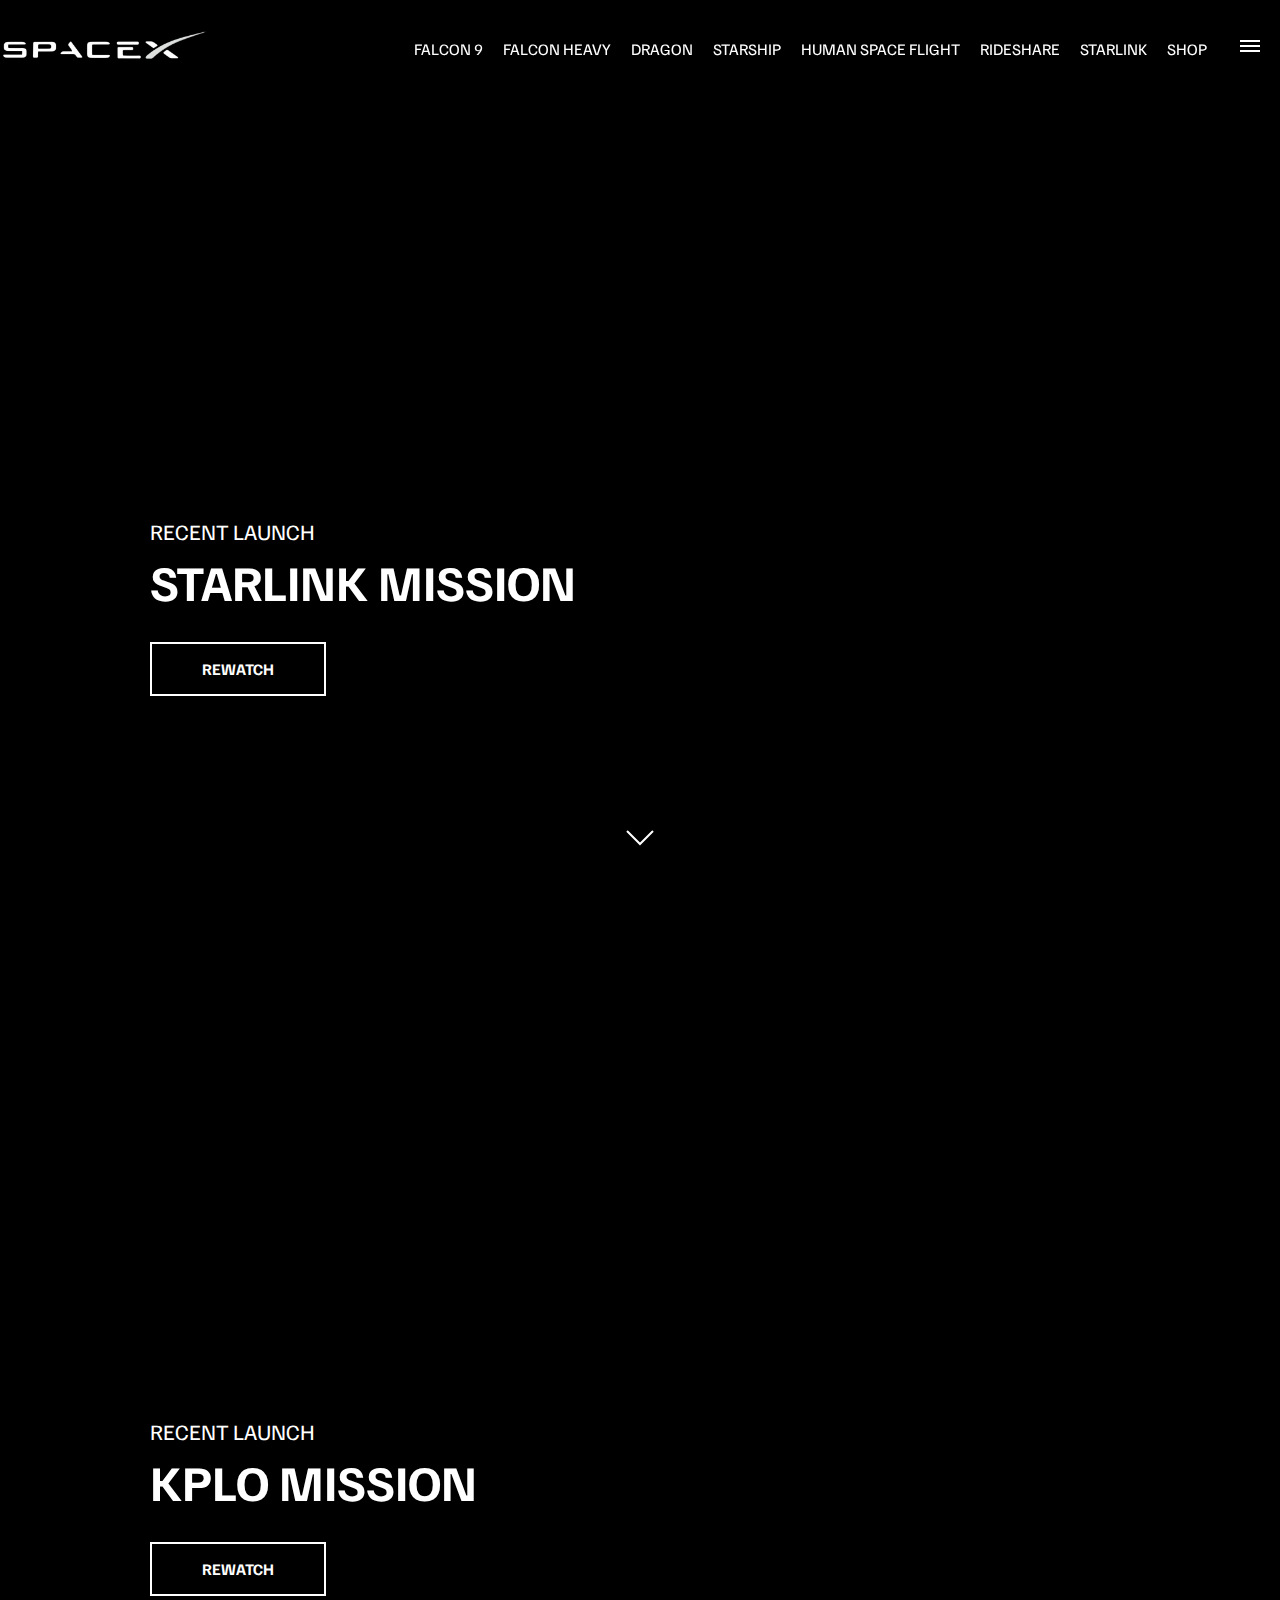
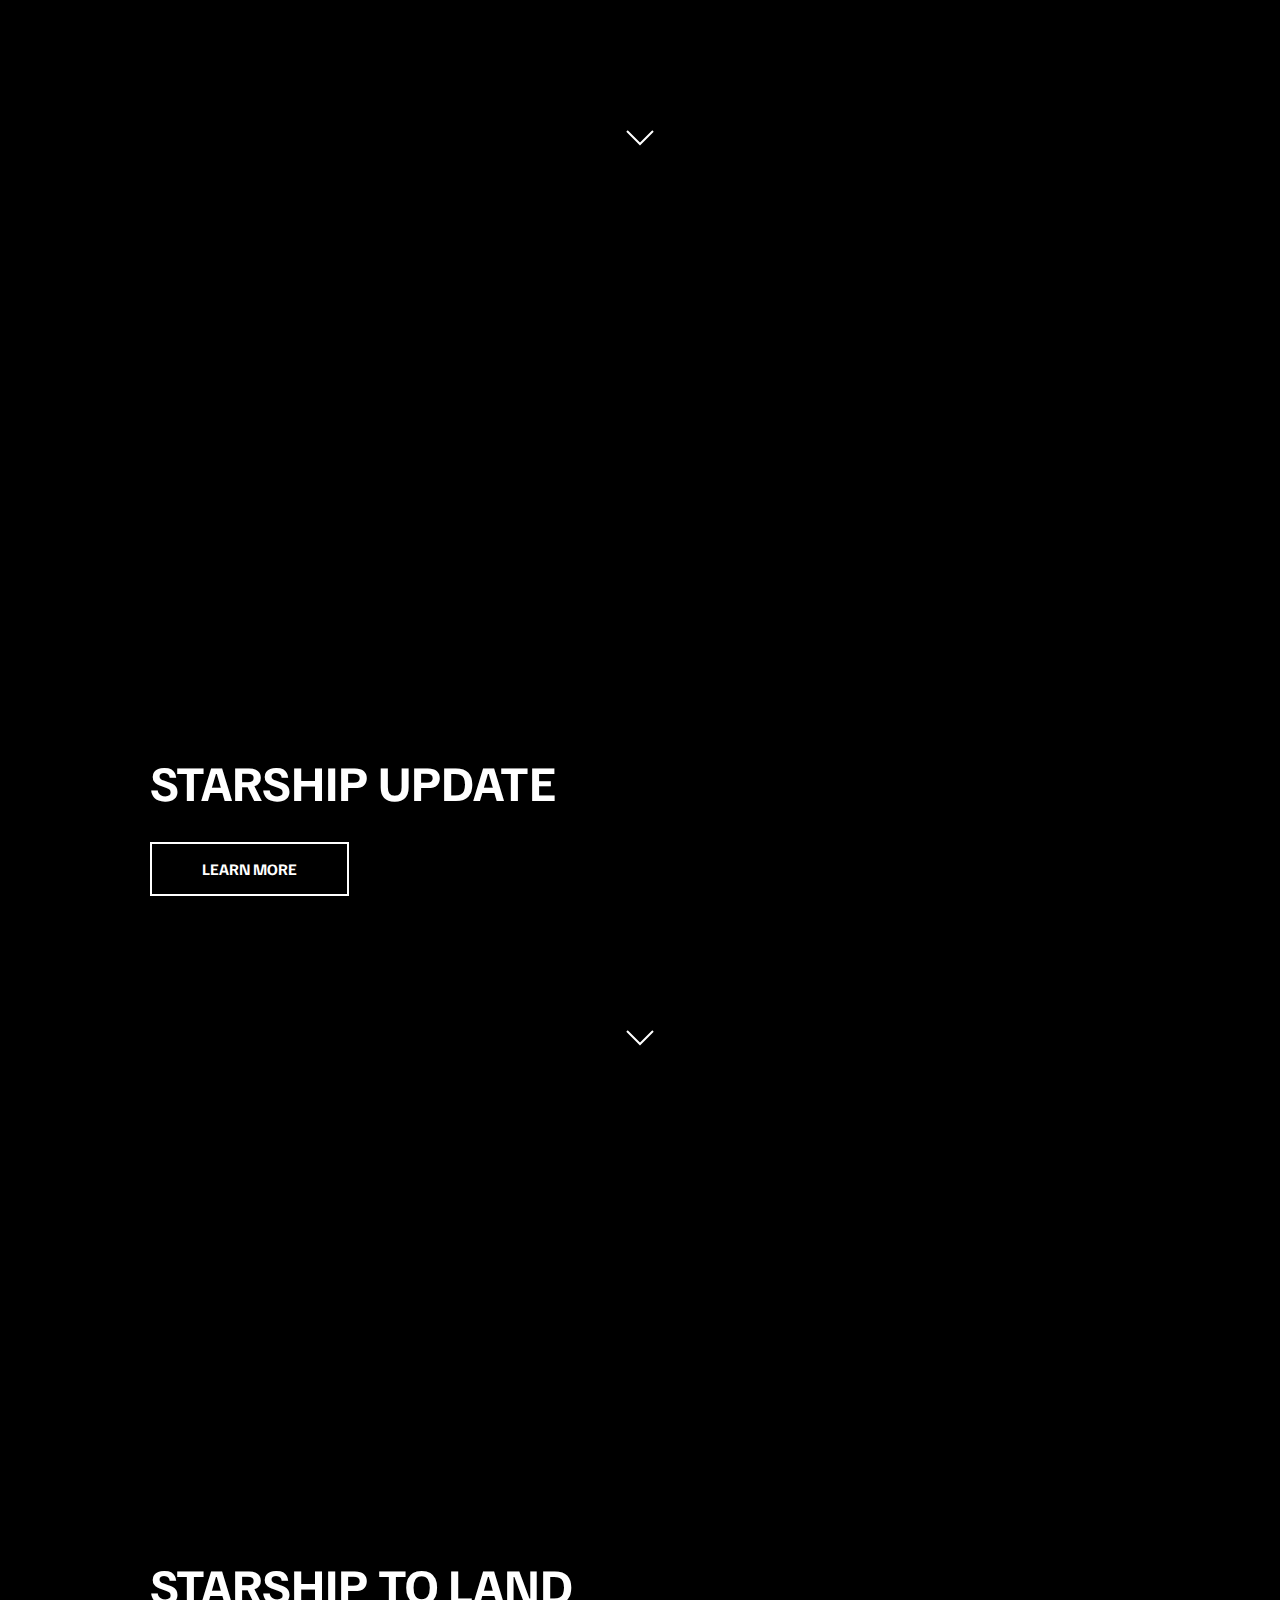
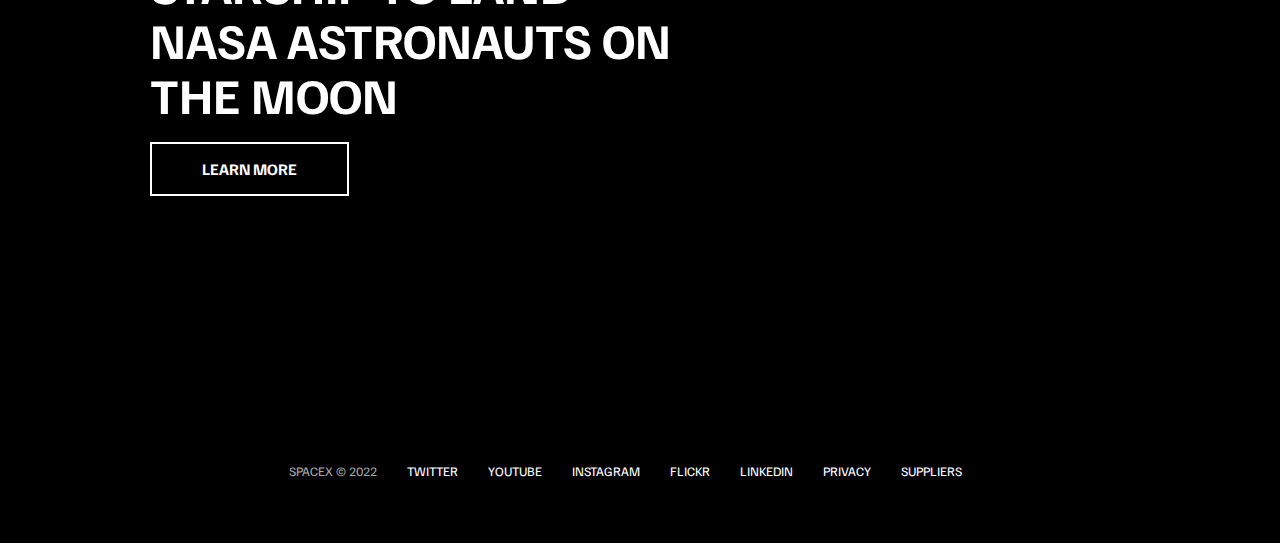
<file: index.html>
<!DOCTYPE html>
<html lang="en">
<head>
    <meta charset="UTF-8">
    <meta http-equiv="X-UA-Compatible" content="IE=edge">
    <link rel="stylesheet" type="text/css" href="style.css">
    <meta name="viewport" content="width=device-width, initial-scale=1.0">
    <title>SpaceX</title>
</head>
<body>

    <div id="overlay"></div>
    <div id="mobile-menu" class="mobile-main-menu">
        <ul>
            <li><a href="#">Mission</a></li>
            <li><a href="#">Launches</a></li>
            <li><a href="#">Careers</a></li>
            <li><a href="#">Updates</a></li>
            <li><a href="#">Shop</a></li>

            <li class="mobile-only"><a href="falcon9.html">Falcon 9</a></li>
                <li class="mobile-only"><a href="falcon-heavy.html">Falcon Heavy</a></li>
                <li class="mobile-only"><a href="dragon.html">Dragon</a></li>
                <li class="mobile-only"><a href="#">Starship</a></li>
                <li class="mobile-only"><a href="#">Human Space Flight</a></li>
                <li class="mobile-only"><a href="#">Rideshare</a></li>
                <li class="mobile-only"><a href="#">Starlink</a></li>
                
        </ul>
    </div>
    <header class="main-header">
        <div class="logo">
            <a href="index.html">
                <img src="Images\logo.png">
            </a>
        </div>

        <nav class="desktop-main-menu">
            <ul>
                <li><a href="falcon9.html">Falcon 9</a></li>
                <li><a href="falcon-heavy.html">Falcon Heavy</a></li>
                <li><a href="dragon.html">Dragon</a></li>
                <li><a href="#">Starship</a></li>
                <li><a href="#">Human Space Flight</a></li>
                <li><a href="#">Rideshare</a></li>
                <li><a href="#">Starlink</a></li>
                <li><a href="#">Shop</a></li>
            </ul>
        </nav>
    </header>

    <!-- Hamburger Menu -->

    <button id="menu-btn" class="hamburger" type="button">
        <span class="hamburger-top"></span>
        <span class="hamburger-middle"></span>
        <span class="hamburger-bottom"></span>
    </button>
    <!-- Section A -->
    <section class="section-a">
        <div class="section-inner">
            <h4>RECENT LAUNCH</h4>
            <h2>STARLINK MISSION</h2>
            <a href="#" class="btn">
                <div class="hover"></div>
                <span>REWATCH</span>
            </a>
            </div>
        
            <div class="scroll-arrow">
                <svg width="30px" height="20px">
                    <path stroke="#ffffff" fill="none" stroke-width="2px" d="M2.000,5.000 L15.000,18.000 L28.000,5.000"></path>
                </svg>
            </div>
    </section>

    <!-- section B -->
    <section class="section-b">
        <div class="section-inner">
            <h4>RECENT LAUNCH</h4>
            <h2>KPLO Mission</h2>
            <a href="#" class="btn">
                <div class="hover"></div>
                <span>REWATCH</span>
            </a>
            </div>
        
            <div class="scroll-arrow">
                <svg width="30px" height="20px">
                    <path stroke="#ffffff" fill="none" stroke-width="2px" d="M2.000,5.000 L15.000,18.000 L28.000,5.000"></path>
                </svg>
            </div>
    </section>

    <!-- Section C -->
    <section class="section-c">
        <div class="section-inner">
            <!-- <h4>RECENT LAUNCH</h4> -->
            <h2>Starship Update</h2>
            <a href="#" class="btn">
                <div class="hover"></div>
                <span>Learn More</span>
            </a>
            </div>
        
            <div class="scroll-arrow">
                <svg width="30px" height="20px">
                    <path stroke="#ffffff" fill="none" stroke-width="2px" d="M2.000,5.000 L15.000,18.000 L28.000,5.000"></path>
                </svg>
            </div>
    </section>

    <!-- Section D -->
    <section class="section-d">
        <div class="section-inner">
            <!-- <h4>RECENT LAUNCH</h4> -->
            <div class="section-inner-height">
            <h2>starship to land</h2>
            <h2>NASA astronauts on</h2>
            <h2>the moon</h2>
            </div>
            <a href="#" class="btn">
                <div class="hover"></div>
                <span>Learn More</span>
            </a>
            </div>
    </section>

    <footer>
        <ul>
            <li>SpaceX &copy; 2022</li>
            <li><a href="#">Twitter</a></li>
            <li><a href="#">Youtube</a></li>
            <li><a href="#">Instagram</a></li>
            <li><a href="#">Flickr</a></li>
            <li><a href="#">Linkedin</a></li>
            <li><a href="#">Privacy</a></li>
            <li><a href="#">Suppliers</a></li>
        </ul>
    </footer>
</body>
<script src="script.js"></script>
</html>
</file>
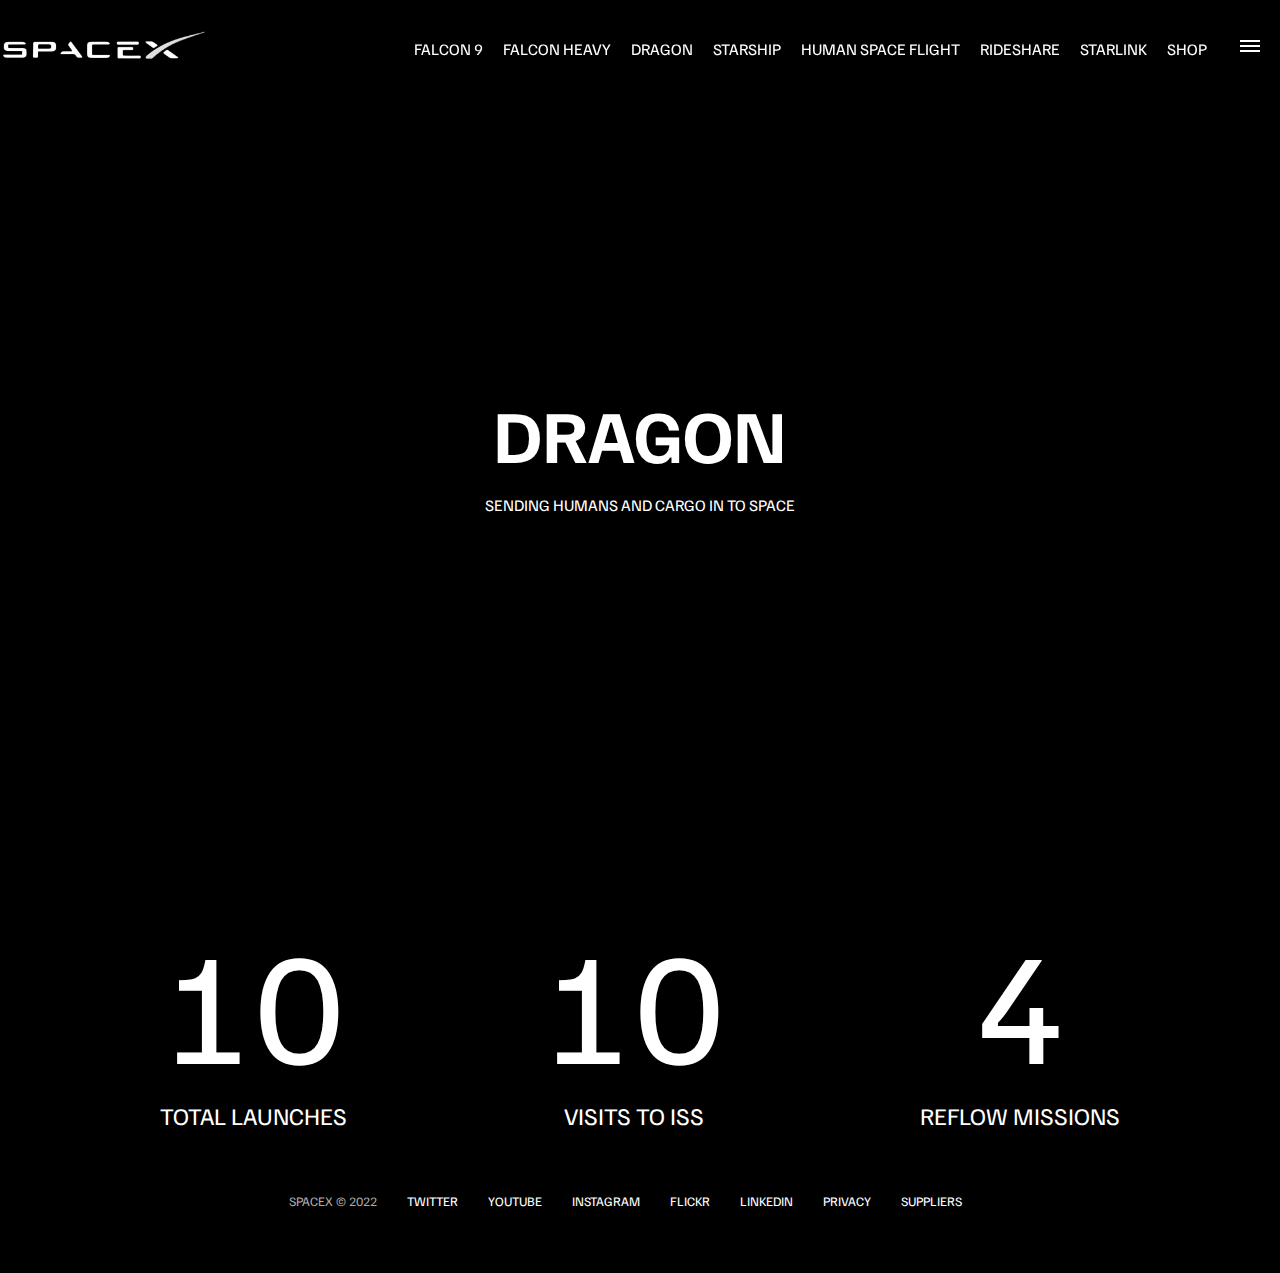
<file: dragon.html>
<!DOCTYPE html>
<html lang="en">
<head>
    <meta charset="UTF-8">
    <meta http-equiv="X-UA-Compatible" content="IE=edge">
    <link rel="stylesheet" type="text/css" href="style.css">
    <meta name="viewport" content="width=device-width, initial-scale=1.0">
    <title>SpaceX - Dragon</title>
</head>
<body>

    <div id="overlay"></div>
    <div id="mobile-menu" class="mobile-main-menu">
        <ul>
            <li><a href="#">Mission</a></li>
            <li><a href="#">Launches</a></li>
            <li><a href="#">Careers</a></li>
            <li><a href="#">Updates</a></li>
            <li><a href="#">Shop</a></li>

            <li class="mobile-only"><a href="falcon9.html">Falcon 9</a></li>
                <li class="mobile-only"><a href="falcon-heavy.html">Falcon Heavy</a></li>
                <li class="mobile-only"><a href="dragon.html">Dragon</a></li>
                <li class="mobile-only"><a href="#">Starship</a></li>
                <li class="mobile-only"><a href="#">Human Space Flight</a></li>
                <li class="mobile-only"><a href="#">Rideshare</a></li>
                <li class="mobile-only"><a href="#">Starlink</a></li>
                
        </ul>
    </div>
    <header class="main-header">
        <div class="logo">
            <a href="index.html">
                <img src="Images\logo.png">
            </a>
        </div>

        <nav class="desktop-main-menu">
            <ul>
                <li><a href="falcon9.html">Falcon 9</a></li>
                <li><a href="falcon-heavy.html">Falcon Heavy</a></li>
                <li><a href="dragon.html">Dragon</a></li>
                <li><a href="#">Starship</a></li>
                <li><a href="#">Human Space Flight</a></li>
                <li><a href="#">Rideshare</a></li>
                <li><a href="#">Starlink</a></li>
                <li><a href="#">Shop</a></li>
            </ul>
        </nav>
    </header>

    <!-- Hamburger Menu -->

    <button id="menu-btn" class="hamburger" type="button">
        <span class="hamburger-top"></span>
        <span class="hamburger-middle"></span>
        <span class="hamburger-bottom"></span>
    </button>
    <section class="section-animate bg-dragon"></section>
    <div class="section-inner-center">
        <h3>Dragon</h3>
        <p>Sending humans and cargo in to space</p>
    </div>
    <div class="stats">
            <div>
                <span class="counter" data-target="34">0</span>
                <h4>Total Launches</h4>
            </div>
            <div>
                <span class="counter" data-target="31">0</span>
                <h4>Visits to ISS</h4>
            </div>
            <div>
                <span class="counter" data-target="4">0</span>
                <h4>Reflow Missions</h4>
            </div>
    </div>
    <footer>
        <ul>
            <li>SpaceX &copy; 2022</li>
            <li><a href="#">Twitter</a></li>
            <li><a href="#">Youtube</a></li>
            <li><a href="#">Instagram</a></li>
            <li><a href="#">Flickr</a></li>
            <li><a href="#">Linkedin</a></li>
            <li><a href="#">Privacy</a></li>
            <li><a href="#">Suppliers</a></li>
        </ul>
    </footer>
</body>
<script src="script.js"></script>
</html>
</file>
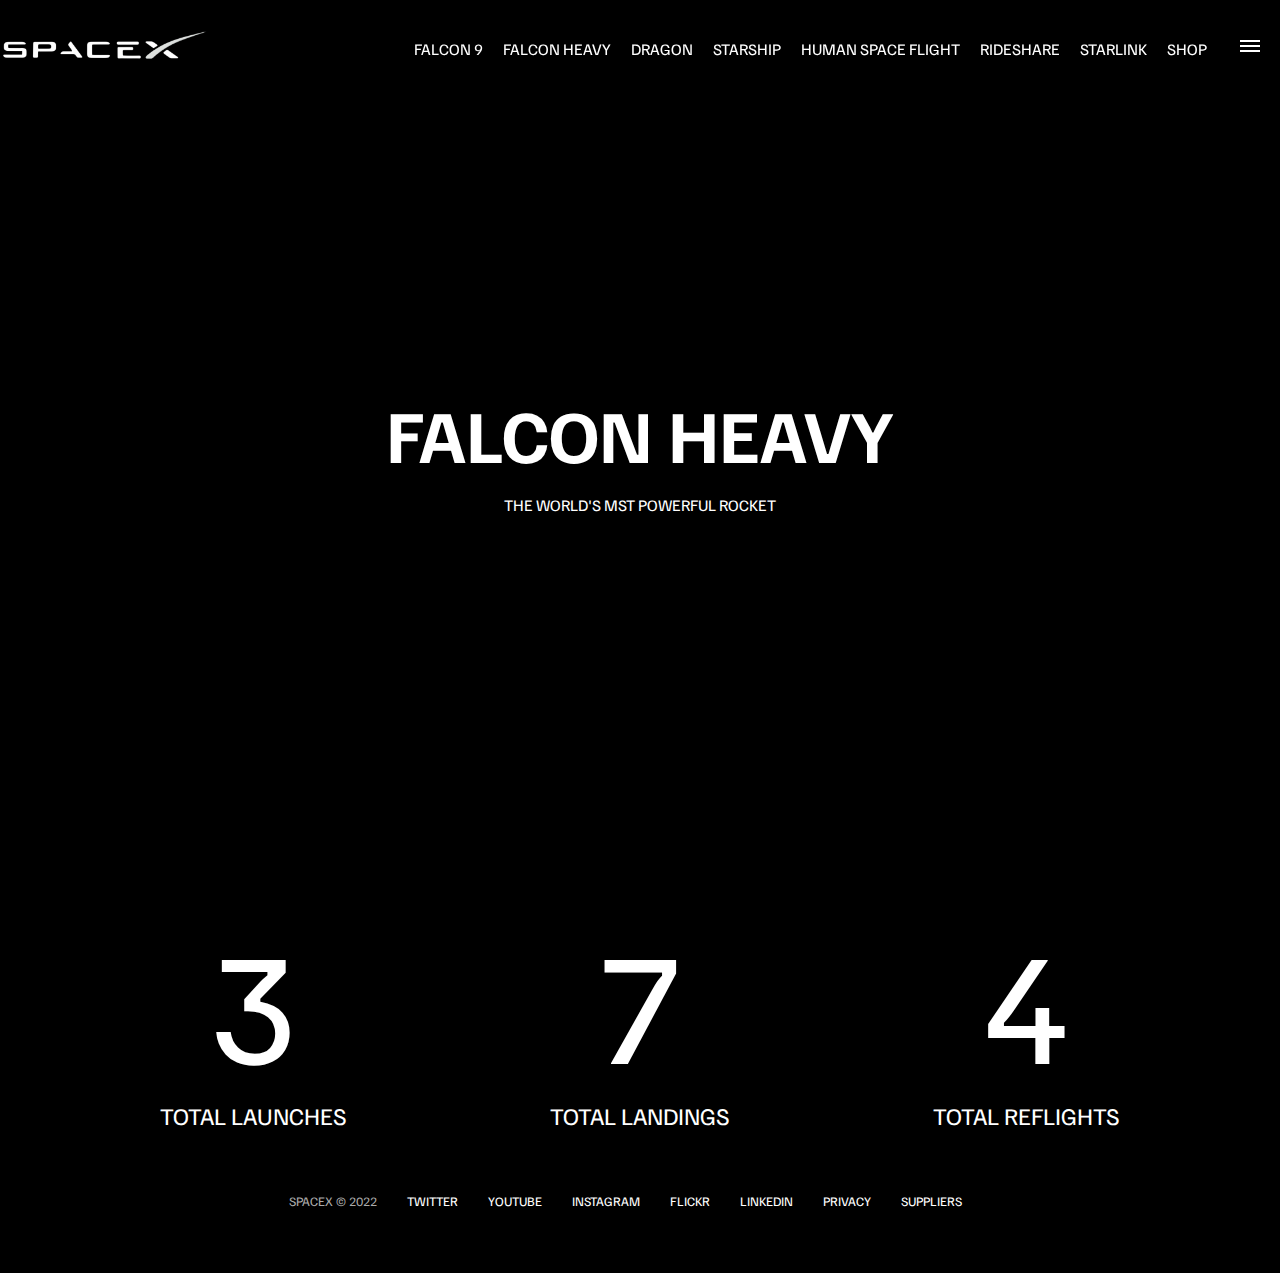
<file: falcon-heavy.html>
<!DOCTYPE html>
<html lang="en">
<head>
    <meta charset="UTF-8">
    <meta http-equiv="X-UA-Compatible" content="IE=edge">
    <link rel="stylesheet" type="text/css" href="style.css">
    <meta name="viewport" content="width=device-width, initial-scale=1.0">
    <title>SpaceX - Falcon Heavy</title>
</head>
<body>

    <div id="overlay"></div>
    <div id="mobile-menu" class="mobile-main-menu">
        <ul>
            <li><a href="#">Mission</a></li>
            <li><a href="#">Launches</a></li>
            <li><a href="#">Careers</a></li>
            <li><a href="#">Updates</a></li>
            <li><a href="#">Shop</a></li>

            <li class="mobile-only"><a href="falcon9.html">Falcon 9</a></li>
                <li class="mobile-only"><a href="falcon-heavy.html">Falcon Heavy</a></li>
                <li class="mobile-only"><a href="dragon.html">Dragon</a></li>
                <li class="mobile-only"><a href="#">Starship</a></li>
                <li class="mobile-only"><a href="#">Human Space Flight</a></li>
                <li class="mobile-only"><a href="#">Rideshare</a></li>
                <li class="mobile-only"><a href="#">Starlink</a></li>
                
        </ul>
    </div>
    <header class="main-header">
        <div class="logo">
            <a href="index.html">
                <img src="Images\logo.png">
            </a>
        </div>

        <nav class="desktop-main-menu">
            <ul>
                <li><a href="falcon9.html">Falcon 9</a></li>
                <li><a href="falcon-heavy.html">Falcon Heavy</a></li>
                <li><a href="dragon.html">Dragon</a></li>
                <li><a href="#">Starship</a></li>
                <li><a href="#">Human Space Flight</a></li>
                <li><a href="#">Rideshare</a></li>
                <li><a href="#">Starlink</a></li>
                <li><a href="#">Shop</a></li>
            </ul>
        </nav>
    </header>

    <!-- Hamburger Menu -->

    <button id="menu-btn" class="hamburger" type="button">
        <span class="hamburger-top"></span>
        <span class="hamburger-middle"></span>
        <span class="hamburger-bottom"></span>
    </button>
    <section class="section-animate bg-falcon-heavy"></section>
    <div class="section-inner-center">
        <h3>Falcon Heavy</h3>
        <p>The world's mst powerful rocket</p>
    </div>
    <div class="stats">
            <div>
                <span class="counter" data-target="3">0</span>
                <h4>Total Launches</h4>
            </div>
            <div>
                <span class="counter" data-target="7">0</span>
                <h4>Total Landings</h4>
            </div>
            <div>
                <span class="counter" data-target="4">0</span>
                <h4>Total Reflights</h4>
            </div>
    </div>
    <footer>
        <ul>
            <li>SpaceX &copy; 2022</li>
            <li><a href="#">Twitter</a></li>
            <li><a href="#">Youtube</a></li>
            <li><a href="#">Instagram</a></li>
            <li><a href="#">Flickr</a></li>
            <li><a href="#">Linkedin</a></li>
            <li><a href="#">Privacy</a></li>
            <li><a href="#">Suppliers</a></li>
        </ul>
    </footer>
</body>
<script src="script.js"></script>
</html>
</file>
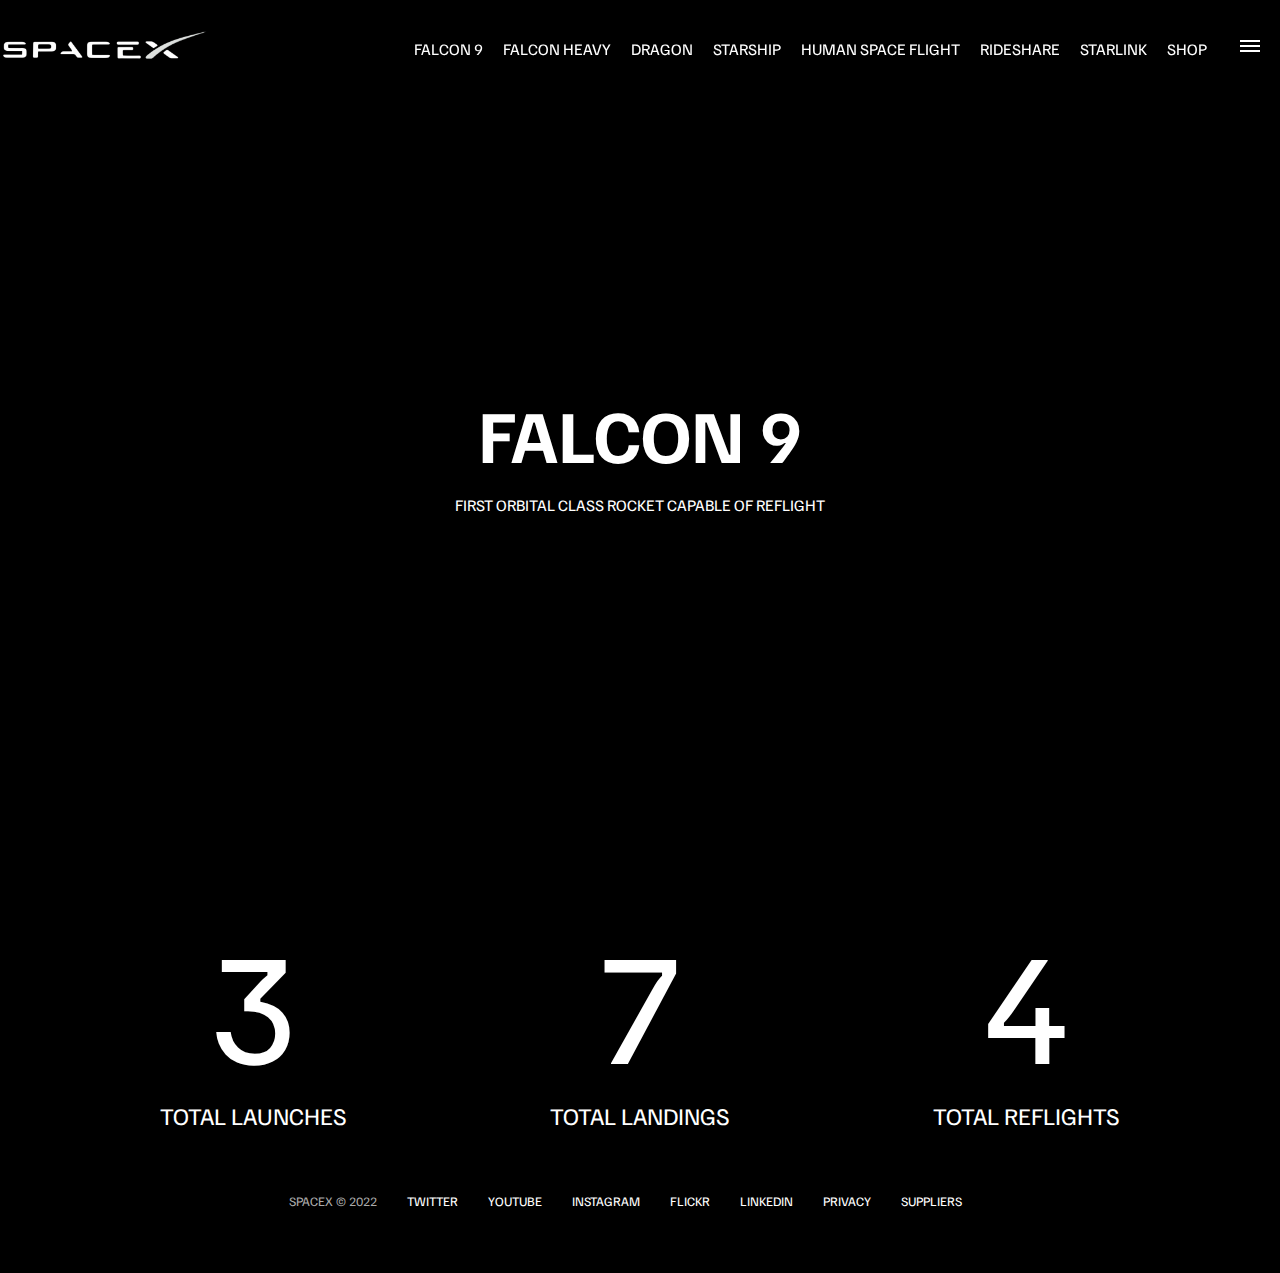
<file: falcon9.html>
<!DOCTYPE html>
<html lang="en">
<head>
    <meta charset="UTF-8">
    <meta http-equiv="X-UA-Compatible" content="IE=edge">
    <link rel="stylesheet" type="text/css" href="style.css">
    <meta name="viewport" content="width=device-width, initial-scale=1.0">
    <title>SpaceX - Falcon 9</title>
</head>
<body>

    <div id="overlay"></div>
    <div id="mobile-menu" class="mobile-main-menu">
        <ul>
            <li><a href="#">Mission</a></li>
            <li><a href="#">Launches</a></li>
            <li><a href="#">Careers</a></li>
            <li><a href="#">Updates</a></li>
            <li><a href="#">Shop</a></li>

            <li class="mobile-only"><a href="falcon9.html">Falcon 9</a></li>
                <li class="mobile-only"><a href="falcon-heavy.html">Falcon Heavy</a></li>
                <li class="mobile-only"><a href="dragon.html">Dragon</a></li>
                <li class="mobile-only"><a href="#">Starship</a></li>
                <li class="mobile-only"><a href="#">Human Space Flight</a></li>
                <li class="mobile-only"><a href="#">Rideshare</a></li>
                <li class="mobile-only"><a href="#">Starlink</a></li>
                
        </ul>
    </div>
    <header class="main-header">
        <div class="logo">
            <a href="index.html">
                <img src="Images\logo.png">
            </a>
        </div>

        <nav class="desktop-main-menu">
            <ul>
                <li><a href="falcon9.html">Falcon 9</a></li>
                <li><a href="falcon-heavy.html">Falcon Heavy</a></li>
                <li><a href="dragon.html">Dragon</a></li>
                <li><a href="#">Starship</a></li>
                <li><a href="#">Human Space Flight</a></li>
                <li><a href="#">Rideshare</a></li>
                <li><a href="#">Starlink</a></li>
                <li><a href="#">Shop</a></li>
            </ul>
        </nav>
    </header>

    <!-- Hamburger Menu -->

    <button id="menu-btn" class="hamburger" type="button">
        <span class="hamburger-top"></span>
        <span class="hamburger-middle"></span>
        <span class="hamburger-bottom"></span>
    </button>
    <section class="section-animate bg-falcon-9"></section>
    <div class="section-inner-center">
        <h3>Falcon 9</h3>
        <p>First orbital class rocket capable of reflight</p>
    </div>
    <div class="stats">
            <div>
                <span class="counter" data-target="3">0</span>
                <h4>Total Launches</h4>
            </div>
            <div>
                <span class="counter" data-target="7">0</span>
                <h4>Total Landings</h4>
            </div>
            <div>
                <span class="counter" data-target="4">0</span>
                <h4>Total Reflights</h4>
            </div>
    </div>
    <footer>
        <ul>
            <li>SpaceX &copy; 2022</li>
            <li><a href="#">Twitter</a></li>
            <li><a href="#">Youtube</a></li>
            <li><a href="#">Instagram</a></li>
            <li><a href="#">Flickr</a></li>
            <li><a href="#">Linkedin</a></li>
            <li><a href="#">Privacy</a></li>
            <li><a href="#">Suppliers</a></li>
        </ul>
    </footer>
</body>
<script src="script.js"></script>
</html>
</file>
<file: style.css>
@import url('https://fonts.googleapis.com/css2?family=Familjen+Grotesk:wght@400;600;700&display=swap');

*, * ::before, * ::after{
    margin: 0;
    padding: 0;
    box-sizing: border-box;
}

body{
    font-family: 'Familjen Grotesk', sans-serif;
    background: black;
    color: white;

}

a{
    text-decoration: none;
    color: #fff;
}

ul{
    list-style: none;
}

/* Header/Navbar */
.main-header{
    position: fixed;
    top: 0;
    left: 0;
    width: 100%;
    z-index: 3;
    display: flex;
    justify-content: space-between;
    align-items: center;
    text-transform: uppercase;
    height: 100px;
    padding: 0 3px;
}

/* logo */
.logo{
    width: 210px;
    height: auto;
}

.logo img{
    display: block;
    width: 100%;
    height: auto;
}

/* Desktop main menu */
.desktop-main-menu{
    margin-right: 50px;
}

.desktop-main-menu ul{
    display: flex;
}

.desktop-main-menu ul li{
    /* display: inline; */
    position: relative;
    margin-right: 20px;
    padding-bottom: 2px;
}

/* menu items bottom border*/
.desktop-main-menu ul li a::after{
    content: '';
    position: absolute;
    bottom: 0;
    left: 0;
    width: 100%;
    height: 1px;
    background: #fff;
    transform: scaleX(0);
    transition: transform 0.6s cubic-bezier(0.19, 1, 0.22, 1);
    transform-origin: right center;
}

.desktop-main-menu ul li a:hover::after{
    transform: scaleX(1);
    transform-origin: left center;
    transition-duration: 0.4s;
}

section {
    position: relative;
    height: 100vh;
    background-position: center center;
    background-repeat: no-repeat;
    background-size: cover;
    text-transform: uppercase;
}

.section-inner{
    position: absolute;
    bottom: 200px;
    left: 150px;
    max-width: 560px;
}

.section-inner h4{
    font-size: 22px;
    margin-bottom: 5px;
    font-weight: 300;
    animation: fadeInUp 0.5s ease-in-out;
}

.section-inner h2{
    font-size: 50px;
    font-weight: 700;
    margin-bottom: 20px;
    animation: fadeInUp 0.5s ease-in-out 0.2s;
    animation-fill-mode: both;

}

.section-inner a{
    animation: fadeInUp 0.5s ease-in-out 0.4s;
    animation-fill-mode: both   ;
}
/* background images */
.section-a{
   background-image: url("https://observer.com/wp-content/uploads/sites/2/2021/03/EtaYsJ_VcAA17to.jpeg?resize=635");
}

.section-b{
    background-image: url("https://observer.com/wp-content/uploads/sites/2/2020/06/GettyImages-1216521439.jpg?quality=80");
    max-width: 100%;
    max-height: auto;
 }

 .section-c{
    background-image: url("https://s.yimg.com/uu/api/res/1.2/8p7uoSujMEdCl9nxrHHQzw--~B/aD0zMzMzO3c9NTAwMDtzbT0xO2FwcGlkPXl0YWNoeW9u/https://media-mbst-pub-ue1.s3.amazonaws.com/creatr-images/2019-09/7130d0b0-e3ae-11e9-bff7-96a3d072bc41");
    /* max-width: 100%;
    height: auto; */
 }

 .section-d{
    background-image: url("https://aero-mag.com/uploads/amm/articles/2021/04/19/34095/SpaceX-Starship-on-the-moon-19042021-cropped.jpg");
 }

.btn{
    position: relative;
    display: inline-block;
    cursor: pointer;
    text-align: center;
    min-width: 130px;
    padding: 15px 50px;
    margin-top: 10px;
    border: 2px solid #fff;
    text-transform: uppercase;
    font-weight: bold;
    overflow: hidden;
    z-index: 2;
}

.btn:hover span{
    color: #000;
}

.btn .hover{
    position: absolute;
    top: 0;
    left: 0;
    width: 100%;
    height: 100%;
    background-color: #fff;
    color: #000;
    z-index: -1;
    transform: translateY(100%);
    transition: transform 0.6s cubic-bezier(0.19, 1, 0.22, 1);
}

.btn:hover .hover{
    transform: translateY(0);
}

.scroll-arrow{
    position: absolute;
    bottom: 50px;
    left: 50%;
    transform: translateX(-50%);
    animation: fadeBounce 5s infinite;
}

/* Footer */
footer{
    position: relative;
    padding: 55px 0;
}

footer ul{
    display: flex;
    justify-content: center;
    align-items: center;
    flex-wrap: wrap;
}

footer ul li{
    margin-right: 30px;
    color: #aaa;
    text-transform: uppercase;
    font-size: 13px;
    line-height: 2.5;
}

footer ul li a{
    color: #fff;
    transition: color 0.6s;
}

footer ul li a :hover{
    color: yellow;
}

/* hamburger Menu */
.hamburger{
    position: fixed;
    top: 40px;
    right: 20px;
    z-index: 10;
    cursor: pointer;
    width: 20px;
    height: 20px;
    background: none;
    border: none;
}

.hamburger-top, .hamburger-middle, .hamburger-bottom{
    position: absolute;
    width: 20px;
    height: 2px;
    top: 0;
    left: 0;
    background: #fff;
    transition: all 0.5s;
}

.hamburger-middle{
    transform: translateY(5px);
}


.hamburger-bottom{
    transform: translateY(10px);
}

/* Transition of Hamburger to  X open */
.open{
    transform: rotate(90deg);
}

.open .hamburger-top{
    transform: rotate(45deg) translateY(6px) translateX(6px) ;
}

.open .hamburger-middle{
    display: none;
}

.open .hamburger-bottom{
    transform: rotate(-45deg) translateY(6px) translateX(-6px) ;
}

/* Overlay */
.overlay-show{
    position: fixed;
    top: 0;
    left: 0;
    width: 100%;
    height: 100%;
    background-color: rgba(0, 0, 0, 0.5);
    z-index: 3;
}

.stop-scrolling{
    overflow: hidden;
}

/* Hide Mobile menu items */
.mobile-only{
    display: none;
}

/* mobile menu */
.mobile-main-menu{
    position: fixed;
    top: 0;
    right: 0;
    width: 350px;
    height: 100%;
    background: black;
    z-index: 4;
    display: flex;
    align-items: center;
    justify-content: center;
    transform: translateX(100%);
    transition: transform 0.6s cubic-bezier(0.19, 1, 0.22, 1);
}

/* bring menu from right */
.show-menu{
    transform: translateX(0);

}

.mobile-main-menu ul{
    display: flex;
    flex-direction: column;
    align-items: end;
    justify-content: center;
    padding: 50px;
    width: 100%;
}

.mobile-main-menu ul li{
    margin-bottom: 20px;
    font-size: 18px;
    text-transform: uppercase;
    border-bottom: 1px #555 dotted;
    width: 100%;
    text-align: right;
    padding-bottom: 8px;
}

.mobile-main-menu ul li a{
    color: #fff;
    transition: color 0.6s;

}

.mobile-main-menu ul li a :hover{
    color: #aaa;
}

/* Inner Pages */

.bg-falcon-9{
    background-image: url("https://s1.ibtimes.com/sites/www.ibtimes.com/files/styles/embed/public/2017/08/09/falcon9-rocket.jpg");
}

.bg-falcon-heavy{
    background-image: url("https://www.teslarati.com/wp-content/uploads/2019/04/Falcon-Heavy-Flight-2-liftoff-Pauline-Acalin-6-2-c.jpg");
}

.bg-dragon{
    background-image: url("https://www.teslarati.com/wp-content/uploads/2020/05/Dragon-XL-Falcon-Heavy-render-SpaceX-1-crop-1536x759.jpg");
}

.section-animate{
    animation: fadeIn 2s ease-in-out;
}


.section-inner-height{
    line-height: 0.7;
}

.section-inner-center{
    position: absolute;
    top: 50%;
    left: 50%;
    transform: translate(-50%, -50%);
    text-transform: uppercase;
    text-align: center;
    width: 80%;
}

.section-inner-center h3{
    font-size: 100px;
    margin-bottom: 15px;
    animation: fadeInUp 0.5s ease-in-out;
}

/* stats */
.stats{
    max-width: 960px;
    margin: 0 auto;
    display: flex;
    align-items: center;
    justify-content: space-between;
    text-align: center;
    text-transform: uppercase;
}

.stats div span{
    font-size: 160px;
}

.stats div h4{
    font-size: 24px;
    font-weight: 300;
}


/* Animations */
@keyframes fadeInUp{
    0%{
        opacity: 0;
        transform: translateY(140px);
    }

    100%{
        opacity: 1;
        transform: translateY(0);
    }
}

@keyframes fadeIn{
    0%{
        opacity: 0;
    }

    100%{
        opacity: 1;
    }
}

@keyframes fadeBounce{
    0%,
    20%,
    50%,
    80%,
    100%{
        opacity: 0;
        transform: translateY(-20px);
    }

    40%{
        opacity: 1;
        transform: translateY(0);
    }
}

/* Media Queries */
@media(max-width: 960px){
  /* hide desktop menu */
  .desktop-main-menu{
    display: none;
  }

  /* show mobile items */
  .mobile-only{
    display: block;
  }
}

.section-inner-center h3{
    font-size: 75px;
}


@media(max-width: 600px){
  .section-inner{
    bottom: 75px;
    left: 20px;
  }

  .section-inner h2{
    font-size: 40px;
  }

  footer ul li :first-child{
    position: absolute;
    top: 30px;
    left: 50%;
    transform: translate(-50%, -50%);
  }

  footer ul li{
    margin-right: 15px;
  }

  .logo{
    width: 150px;
    margin: auto;

  }


  .section-inner-center h3{
    font-size: 50px;
}

/* stats */
.stats{
    flex-direction: column;
}

.stats div{
    margin-bottom: 20px;
}
}
</file>
